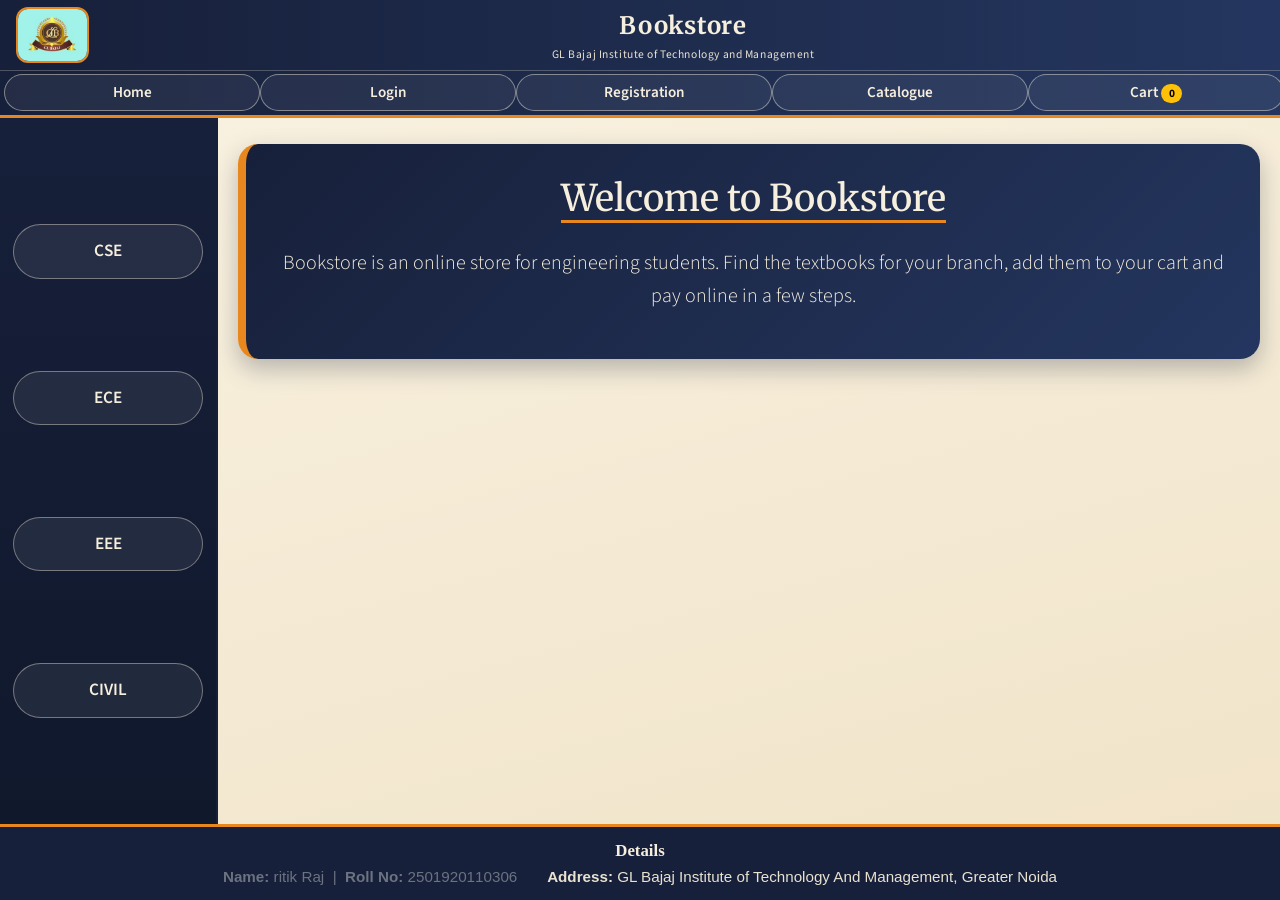
<file: index.html>
<!DOCTYPE html>
<html lang="en" class="frames">
<head>
  <meta charset="UTF-8">
  <meta name="viewport" content="width=device-width, initial-scale=1">
  <title>Bookstore</title>
  <link href="styles.css" rel="stylesheet">
</head>
<body class="frames-page">
<!-- FRAME STRUCTURE (as in the lab sheet)
     top frame     : logo, web site name, links (Home, Login, Registration, Catalogue, Cart)
     left frame    : branch links (CSE, ECE, EEE, CIVIL)
     right frame   : named "content". Every link in the top/left frames uses target="content",
                     so the page it points to loads in the right frame.
     <frameset> is obsolete in HTML5, so we use <iframe> elements arranged with CSS Grid. -->
<div class="frame-layout">
  <iframe class="f-top"     name="top"     src="top.html"  title="Header and navigation"></iframe>
  <iframe class="f-left"    name="left"    src="left.html" title="Branches"></iframe>
  <iframe class="f-content" name="content" src="home.html" title="Page content"></iframe>
  <!-- FOOTER: contact details -->
  <footer class="site-footer">
    <h2>Details</h2>
    <p><strong>Name:</strong> ritik Raj &nbsp;|&nbsp; <strong>Roll No:</strong> 2501920110306</p>
    <p><strong>Address:</strong> GL Bajaj Institute of Technology And Management, Greater Noida</p>
  </footer>
</div>
</body>
</html>
</file>
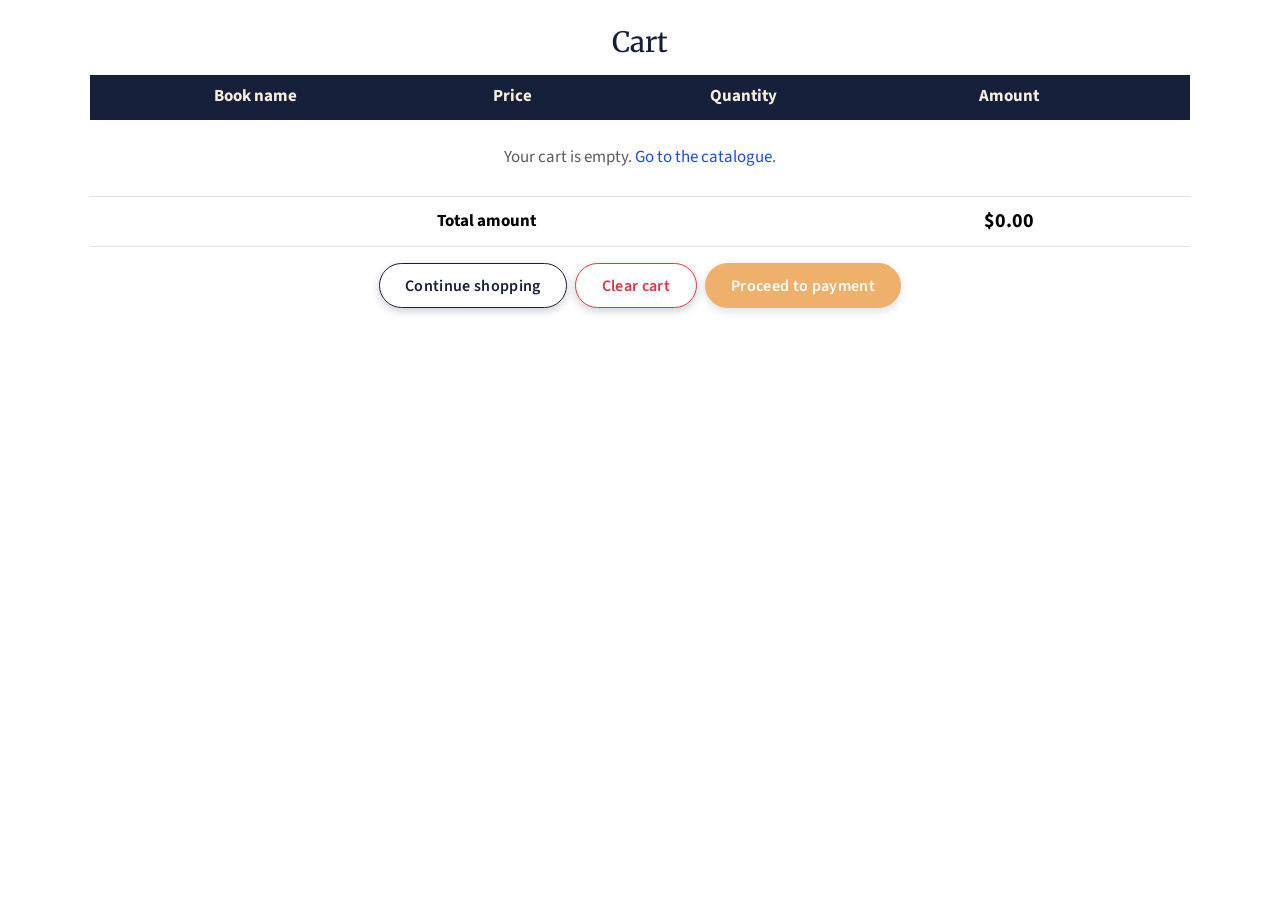
<file: cart.html>
<!DOCTYPE html>
<html lang="en">
<head>
  <meta charset="UTF-8">
  <!-- Responsive meta tag: needed for Bootstrap's mobile-first grid -->
  <meta name="viewport" content="width=device-width, initial-scale=1">
  <title>Cart | Bookstore</title>
  <!-- Bootstrap 5 CSS (CDN) and custom fonts -->
  <link href="https://cdn.jsdelivr.net/npm/bootstrap@5.3.3/dist/css/bootstrap.min.css" rel="stylesheet">
  <link href="https://fonts.googleapis.com/css2?family=Merriweather:wght@400;700&family=Source+Sans+3:wght@400;600&display=swap" rel="stylesheet">
  <link href="styles.css" rel="stylesheet">
</head>
<body class="content-page">

<h1 class="h3 mb-3">Cart</h1>
<div class="table-responsive">
  <table class="table align-middle">
    <thead><tr><th>Book name</th><th>Price</th><th>Quantity</th><th>Amount</th><th></th></tr></thead>
    <tbody id="cart-body"></tbody>
    <tfoot><tr><td colspan="3" class="fw-bold">Total amount</td><td class="price fs-5" id="cart-total">$0.00</td><td></td></tr></tfoot>
  </table>
</div>
<div class="d-flex gap-2 flex-wrap justify-content-center">
  <a class="btn btn-outline-dark" href="catalogue.html">Continue shopping</a>
  <button class="btn btn-outline-danger" id="clear-cart" type="button">Clear cart</button>
  <a class="btn btn-success" id="pay-btn" href="payment.html">Proceed to payment</a>
</div>

<script src="script.js"></script>
</body>
</html>
</file>
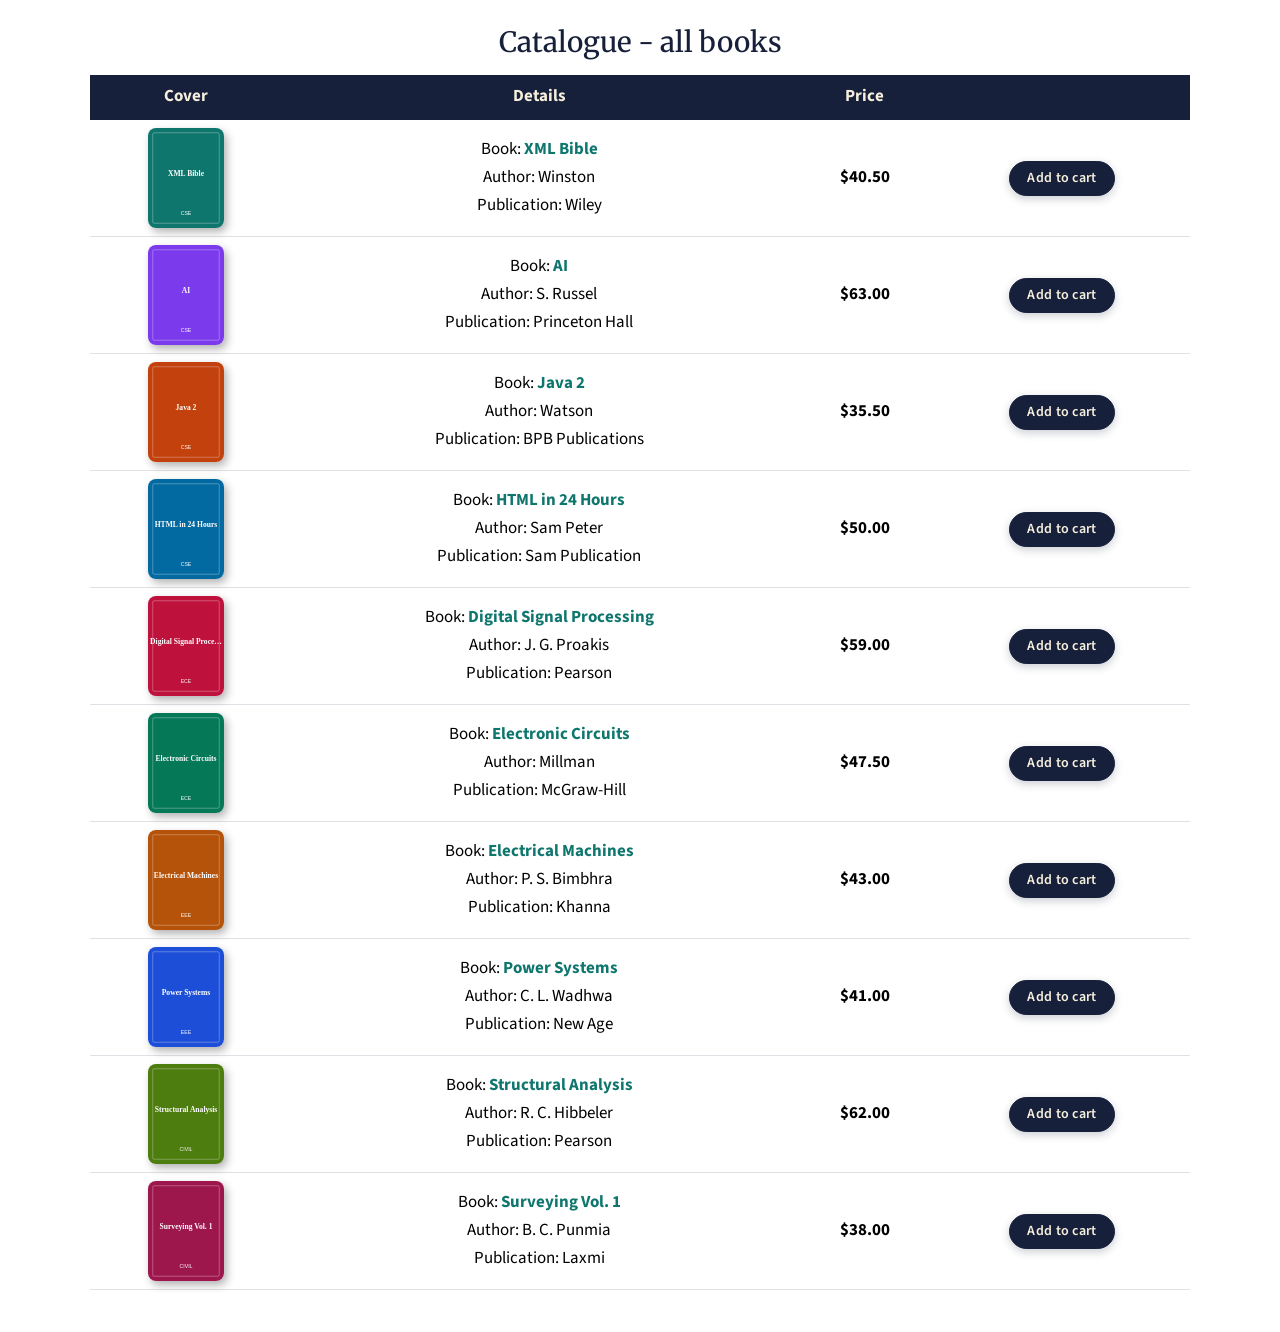
<file: catalogue.html>
<!DOCTYPE html>
<html lang="en">
<head>
  <meta charset="UTF-8">
  <!-- Responsive meta tag: needed for Bootstrap's mobile-first grid -->
  <meta name="viewport" content="width=device-width, initial-scale=1">
  <title>Catalogue | Bookstore</title>
  <!-- Bootstrap 5 CSS (CDN) and custom fonts -->
  <link href="https://cdn.jsdelivr.net/npm/bootstrap@5.3.3/dist/css/bootstrap.min.css" rel="stylesheet">
  <link href="https://fonts.googleapis.com/css2?family=Merriweather:wght@400;700&family=Source+Sans+3:wght@400;600&display=swap" rel="stylesheet">
  <link href="styles.css" rel="stylesheet">
</head>
<body class="content-page">

<h1 class="h3 mb-3" id="catalogue-title">Catalogue</h1>
<!-- table-responsive lets the table scroll sideways on small screens -->
<div class="table-responsive">
  <table class="table align-middle book-table">
    <thead><tr><th>Cover</th><th>Details</th><th>Price</th><th></th></tr></thead>
    <tbody id="catalogue-body"></tbody>
  </table>
</div>

<script src="script.js"></script>
</body>
</html>
</file>
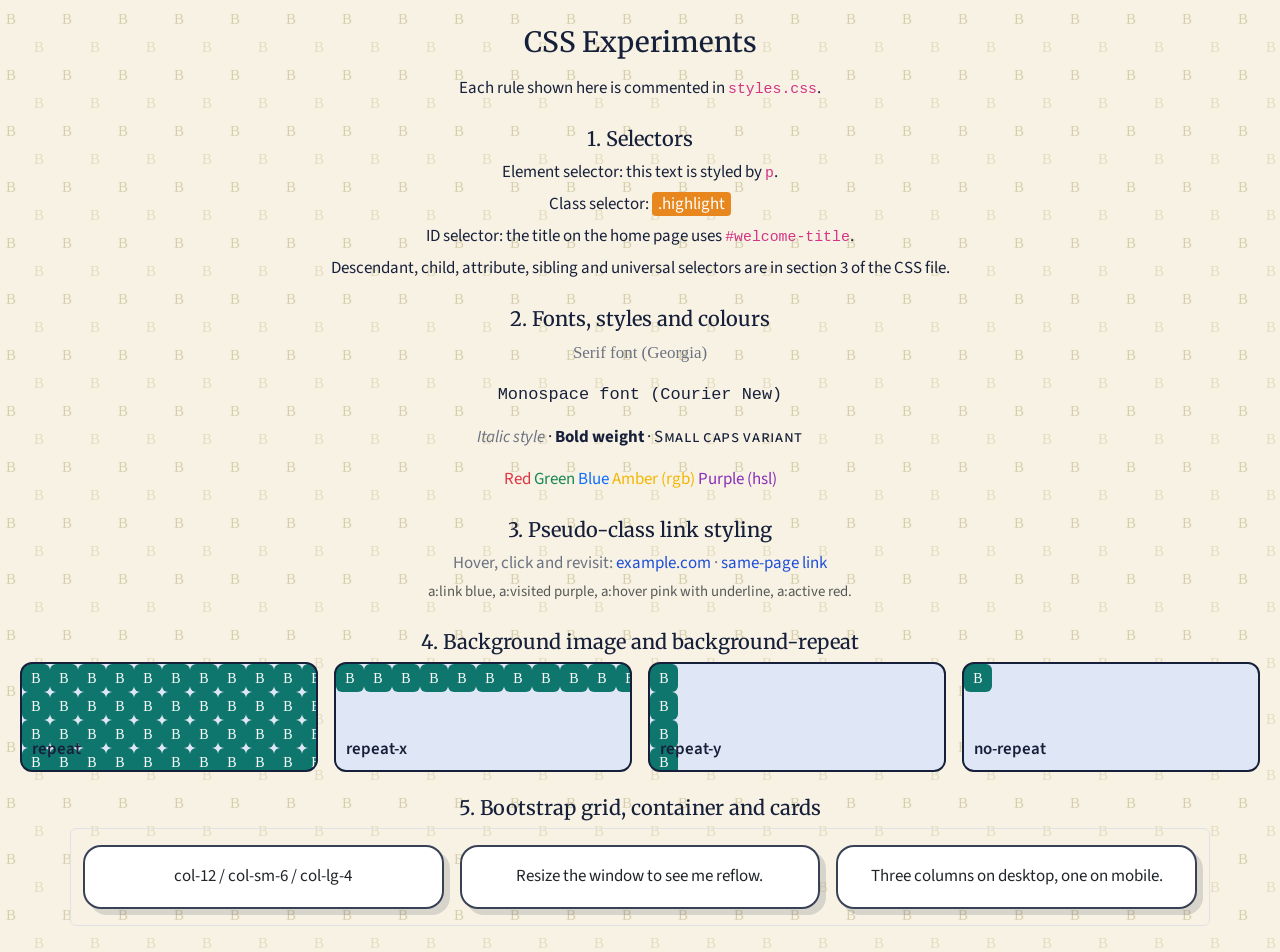
<file: css-demo.html>
<!DOCTYPE html>
<html lang="en">
<head>
  <meta charset="UTF-8">
  <!-- Responsive meta tag: needed for Bootstrap's mobile-first grid -->
  <meta name="viewport" content="width=device-width, initial-scale=1">
  <title>CSS Experiments | Bookstore</title>
  <!-- Bootstrap 5 CSS (CDN) and custom fonts -->
  <link href="https://cdn.jsdelivr.net/npm/bootstrap@5.3.3/dist/css/bootstrap.min.css" rel="stylesheet">
  <link href="https://fonts.googleapis.com/css2?family=Merriweather:wght@400;700&family=Source+Sans+3:wght@400;600&display=swap" rel="stylesheet">
  <link href="styles.css" rel="stylesheet">
</head>
<body class="content-page css-demo-page">

<h1 class="h3 mb-3">CSS Experiments</h1>
<p>Each rule shown here is commented in <code>styles.css</code>.</p>
<h2 class="h5 mt-4">1. Selectors</h2>
<ul class="clean">
  <li>Element selector: this text is styled by <code>p</code>.</li>
  <li>Class selector: <span class="highlight">.highlight</span></li>
  <li>ID selector: the title on the home page uses <code>#welcome-title</code>.</li>
  <li>Descendant, child, attribute, sibling and universal selectors are in section 3 of the CSS file.</li>
</ul>
<h2 class="h5 mt-4">2. Fonts, styles and colours</h2>
<p style="font-family: Georgia, serif;">Serif font (Georgia)</p>
<p style="font-family: 'Courier New', monospace;">Monospace font (Courier New)</p>
<p><em class="note">Italic style</em> &middot; <strong>Bold weight</strong> &middot; <span class="small-caps">Small caps variant</span></p>
<p><span style="color:#dc3545">Red</span> <span style="color:#198754">Green</span> <span style="color:#0d6efd">Blue</span> <span style="color:rgb(242,183,5)">Amber (rgb)</span> <span style="color:hsl(280,60%,45%)">Purple (hsl)</span></p>
<h2 class="h5 mt-4">3. Pseudo-class link styling</h2>
<p>Hover, click and revisit: <a href="https://example.com" target="_blank" rel="noopener">example.com</a> &middot; <a href="#">same-page link</a><br>
<span class="text-muted small">a:link blue, a:visited purple, a:hover pink with underline, a:active red.</span></p>
<h2 class="h5 mt-4">4. Background image and background-repeat</h2>
<div class="row g-3">
  <div class="col-6 col-md-3"><div class="bg-box bg-repeat">repeat</div></div>
  <div class="col-6 col-md-3"><div class="bg-box bg-repeat-x">repeat-x</div></div>
  <div class="col-6 col-md-3"><div class="bg-box bg-repeat-y">repeat-y</div></div>
  <div class="col-6 col-md-3"><div class="bg-box bg-no-repeat">no-repeat</div></div>
</div>
<h2 class="h5 mt-4">5. Bootstrap grid, container and cards</h2>
<div class="container border rounded py-3">
  <div class="row g-3">
    <div class="col-12 col-sm-6 col-lg-4"><div class="card"><div class="card-body">col-12 / col-sm-6 / col-lg-4</div></div></div>
    <div class="col-12 col-sm-6 col-lg-4"><div class="card"><div class="card-body">Resize the window to see me reflow.</div></div></div>
    <div class="col-12 col-lg-4"><div class="card"><div class="card-body">Three columns on desktop, one on mobile.</div></div></div>
  </div>
</div>

<script src="script.js"></script>
</body>
</html>
</file>
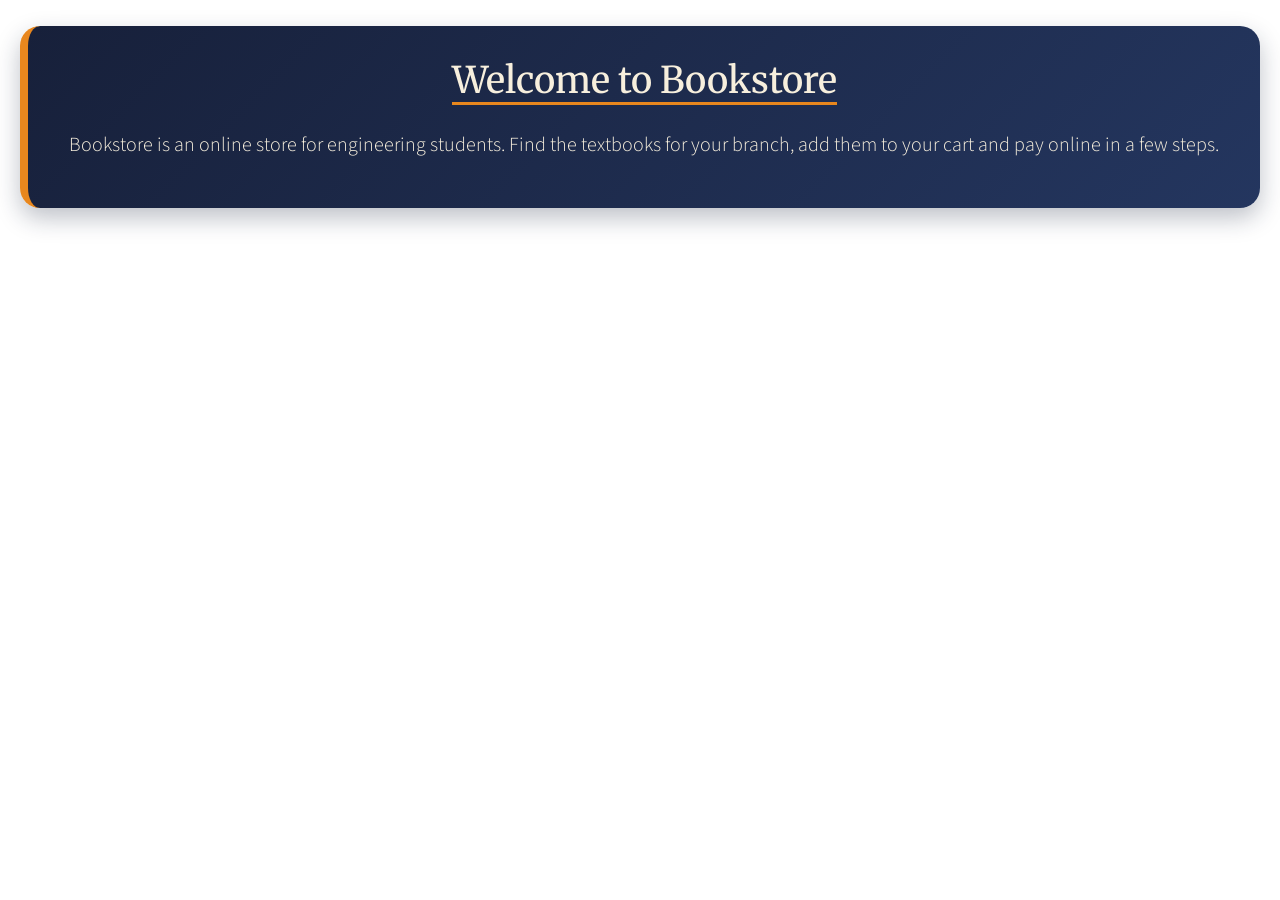
<file: home.html>
<!DOCTYPE html>
<html lang="en">
<head>
  <meta charset="UTF-8">
  <!-- Responsive meta tag: needed for Bootstrap's mobile-first grid -->
  <meta name="viewport" content="width=device-width, initial-scale=1">
  <title>Home | Bookstore</title>
  <!-- Bootstrap 5 CSS (CDN) and custom fonts -->
  <link href="https://cdn.jsdelivr.net/npm/bootstrap@5.3.3/dist/css/bootstrap.min.css" rel="stylesheet">
  <link href="https://fonts.googleapis.com/css2?family=Merriweather:wght@400;700&family=Source+Sans+3:wght@400;600&display=swap" rel="stylesheet">
  <link href="styles.css" rel="stylesheet">
</head>
<body class="content-page">

<section class="hero">
  <h1 id="welcome-title" class="h2">Welcome to Bookstore</h1>
  <p class="lead mt-3">Bookstore is an online store for engineering students. Find the textbooks for your branch, add them to your cart and pay online in a few steps.</p>
</section>

<script src="script.js"></script>
</body>
</html>
</file>
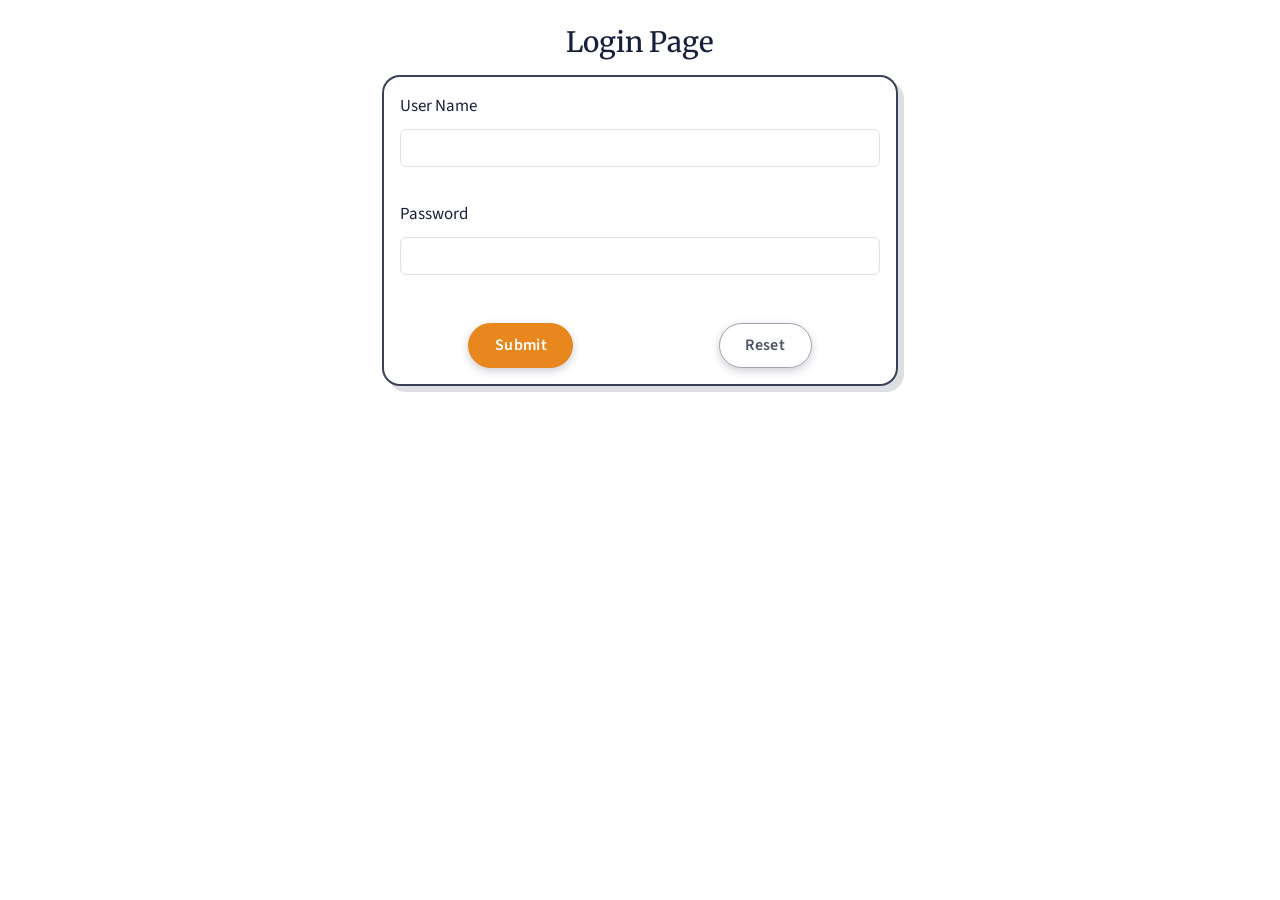
<file: login.html>
<!DOCTYPE html>
<html lang="en">
<head>
  <meta charset="UTF-8">
  <!-- Responsive meta tag: needed for Bootstrap's mobile-first grid -->
  <meta name="viewport" content="width=device-width, initial-scale=1">
  <title>Login | Bookstore</title>
  <!-- Bootstrap 5 CSS (CDN) and custom fonts -->
  <link href="https://cdn.jsdelivr.net/npm/bootstrap@5.3.3/dist/css/bootstrap.min.css" rel="stylesheet">
  <link href="https://fonts.googleapis.com/css2?family=Merriweather:wght@400;700&family=Source+Sans+3:wght@400;600&display=swap" rel="stylesheet">
  <link href="styles.css" rel="stylesheet">
</head>
<body class="content-page">

<h1 class="h3 mb-3">Login Page</h1>
<div class="alert alert-success d-none" id="login-ok">Login successful (demo, no server).</div>
<form id="login-form" novalidate class="card card-body col-md-8 col-lg-5 mx-auto">
  <div class="mb-3"><label class="form-label" for="login-user">User Name</label>
    <input class="form-control" id="login-user" type="text" autocomplete="username">
    <div class="form-error" id="login-user-error"></div></div>
  <div class="mb-3"><label class="form-label" for="login-password">Password</label>
    <input class="form-control" id="login-password" type="password" autocomplete="current-password">
    <div class="form-error" id="login-password-error"></div></div>
  <div class="d-flex gap-2"><button class="btn btn-primary" type="submit">Submit</button><button class="btn btn-outline-secondary" type="reset">Reset</button></div>
</form>

<script src="script.js"></script>
</body>
</html>
</file>
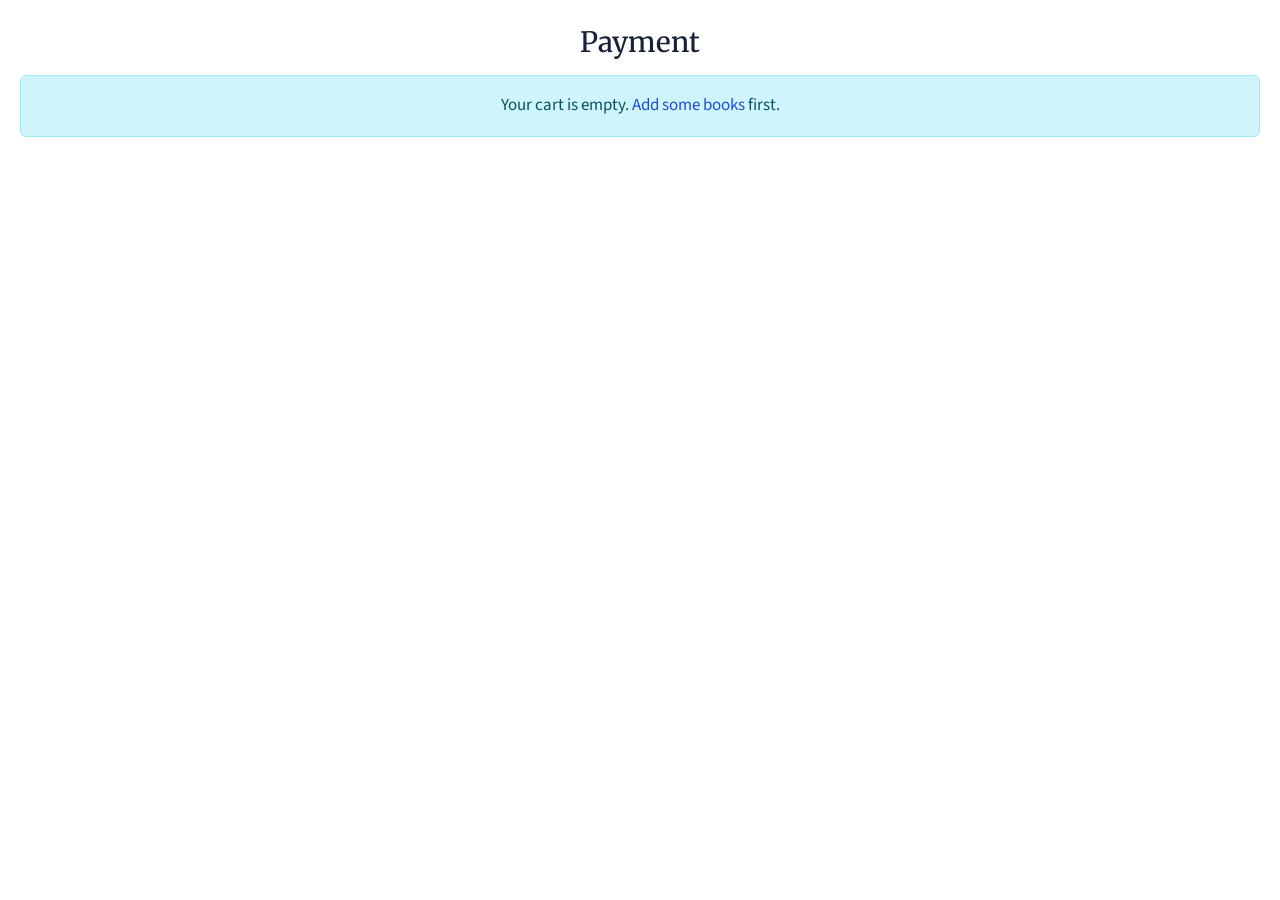
<file: payment.html>
<!DOCTYPE html>
<html lang="en">
<head>
  <meta charset="UTF-8">
  <!-- Responsive meta tag: needed for Bootstrap's mobile-first grid -->
  <meta name="viewport" content="width=device-width, initial-scale=1">
  <title>Payment | Bookstore</title>
  <!-- Bootstrap 5 CSS (CDN) and custom fonts -->
  <link href="https://cdn.jsdelivr.net/npm/bootstrap@5.3.3/dist/css/bootstrap.min.css" rel="stylesheet">
  <link href="https://fonts.googleapis.com/css2?family=Merriweather:wght@400;700&family=Source+Sans+3:wght@400;600&display=swap" rel="stylesheet">
  <link href="styles.css" rel="stylesheet">
</head>
<body class="content-page">

<h1 class="h3 mb-3">Payment</h1>
<div class="alert alert-info d-none" id="empty-box">Your cart is empty. <a href="catalogue.html">Add some books</a> first.</div>
<div class="alert alert-success d-none" id="order-box">
  <h2 class="h5">Order placed. Thank you!</h2>
  <p class="mb-1">Order number: <strong id="order-id"></strong></p>
  <p class="mb-1">Payment method: <strong id="order-method"></strong></p>
  <p class="mb-2">Amount: <strong id="order-total"></strong></p>
  <a class="btn btn-success btn-sm" href="catalogue.html">Continue shopping</a>
</div>
<form id="pay-form" novalidate class="mx-auto" style="max-width: 1000px;">
  <div class="row g-4">
    <div class="col-12 col-lg-5 order-lg-2">
      <div class="card"><div class="card-body">
        <h2 class="h5">Order summary</h2>
        <table class="table table-sm"><tbody id="summary-body"></tbody>
          <tfoot><tr><td colspan="2" class="fw-bold">Total</td><td class="text-end price" id="pay-total"></td></tr></tfoot></table>
      </div></div>
    </div>
    <div class="col-12 col-lg-7 order-lg-1">
      <div class="mb-3"><label class="form-label" for="pay-address">Delivery address</label>
        <textarea class="form-control" id="pay-address" rows="2"></textarea><div class="form-error" id="pay-address-error"></div></div>

      <span class="form-label d-block">Payment option</span>
      <div class="d-grid gap-2 mb-3">
        <label class="pay-option"><input class="form-check-input me-2" type="radio" name="method" value="card" checked> Credit / Debit card</label>
        <label class="pay-option"><input class="form-check-input me-2" type="radio" name="method" value="upi"> UPI</label>
        <label class="pay-option"><input class="form-check-input me-2" type="radio" name="method" value="netbanking"> Net banking</label>
        <label class="pay-option"><input class="form-check-input me-2" type="radio" name="method" value="cod"> Cash on delivery</label>
      </div>

      <div class="pay-panel" data-method="card">
        <div class="row g-2">
          <div class="col-12"><label class="form-label" for="card-number">Card number</label>
            <input class="form-control" id="card-number" inputmode="numeric" autocomplete="cc-number" placeholder="1234 5678 9012 3456"><div class="form-error" id="card-number-error"></div></div>
          <div class="col-12"><label class="form-label" for="card-name">Name on card</label>
            <input class="form-control" id="card-name" autocomplete="cc-name"><div class="form-error" id="card-name-error"></div></div>
          <div class="col-6"><label class="form-label" for="card-expiry">Expiry (MM/YY)</label>
            <input class="form-control" id="card-expiry" maxlength="5" placeholder="08/29" autocomplete="cc-exp"><div class="form-error" id="card-expiry-error"></div></div>
          <div class="col-6"><label class="form-label" for="card-cvv">CVV</label>
            <input class="form-control" id="card-cvv" type="password" maxlength="3" inputmode="numeric" autocomplete="cc-csc"><div class="form-error" id="card-cvv-error"></div></div>
        </div>
      </div>
      <div class="pay-panel d-none" data-method="upi">
        <label class="form-label" for="upi-id">UPI ID</label>
        <input class="form-control" id="upi-id" placeholder="name@bank"><div class="form-error" id="upi-id-error"></div>
      </div>
      <div class="pay-panel d-none" data-method="netbanking">
        <label class="form-label" for="bank">Choose your bank</label>
        <select class="form-select" id="bank"><option value="">Select bank</option><option>State Bank of India</option><option>HDFC Bank</option><option>ICICI Bank</option><option>Punjab National Bank</option><option>Axis Bank</option></select>
        <div class="form-error" id="bank-error"></div>
      </div>
      <div class="pay-panel d-none" data-method="cod">
        <p class="text-muted mb-0">Pay in cash when the books are delivered.</p>
      </div>

      <p class="small text-muted mt-3">Demo page: nothing is sent or stored. Do not enter real card details.</p>
      <button class="btn btn-success" type="submit">Pay now</button>
    </div>
  </div>
</form>

<script src="script.js"></script>
</body>
</html>
</file>
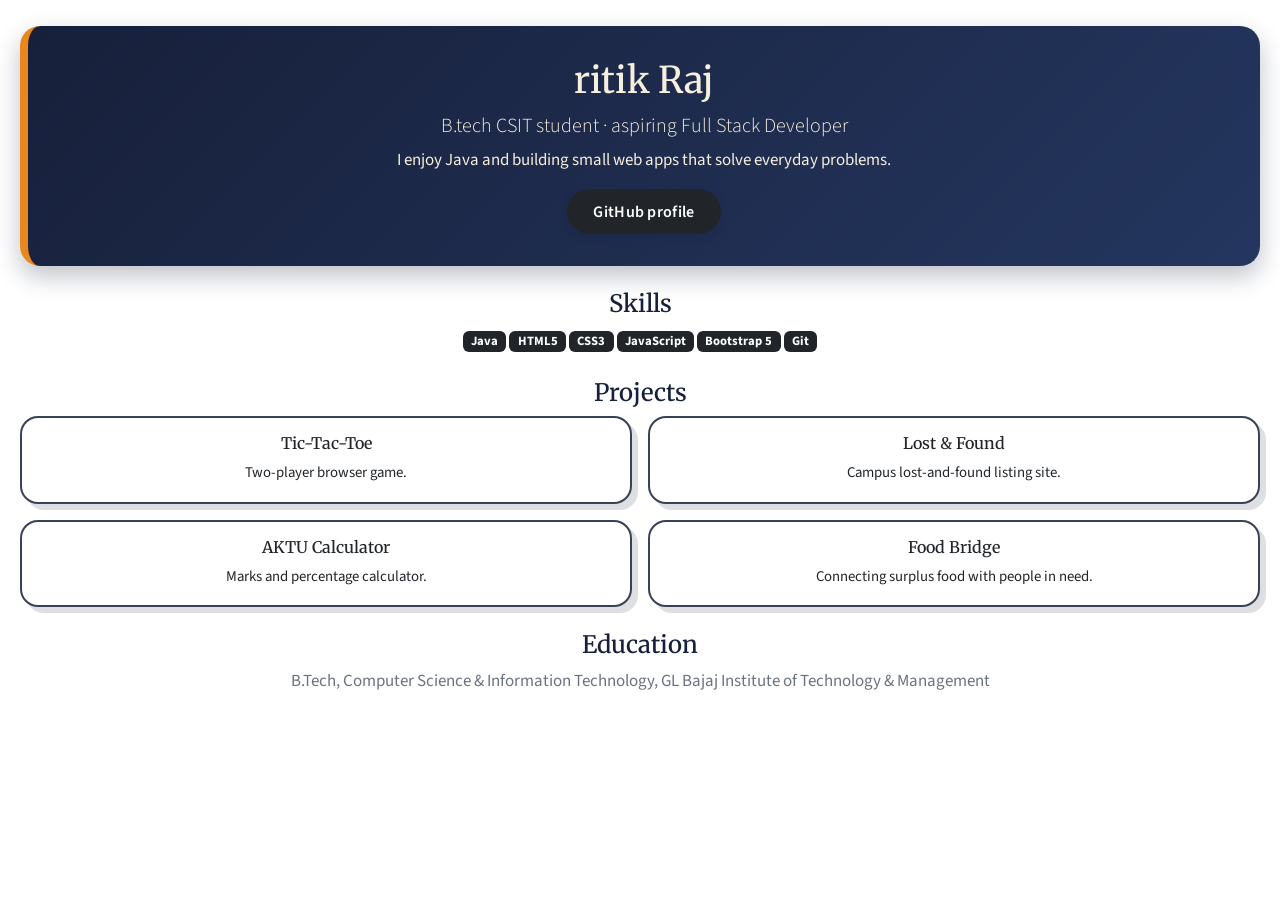
<file: portfolio.html>
<!DOCTYPE html>
<html lang="en">
<head>
  <meta charset="UTF-8">
  <!-- Responsive meta tag: needed for Bootstrap's mobile-first grid -->
  <meta name="viewport" content="width=device-width, initial-scale=1">
  <title>Developer Portfolio | Bookstore</title>
  <!-- Bootstrap 5 CSS (CDN) and custom fonts -->
  <link href="https://cdn.jsdelivr.net/npm/bootstrap@5.3.3/dist/css/bootstrap.min.css" rel="stylesheet">
  <link href="https://fonts.googleapis.com/css2?family=Merriweather:wght@400;700&family=Source+Sans+3:wght@400;600&display=swap" rel="stylesheet">
  <link href="styles.css" rel="stylesheet">
</head>
<body class="content-page">

<!-- MINI-PROJECT: Developer Portfolio (edit the text to make it yours) -->
<section class="hero mb-4">
  <h1>ritik Raj</h1>
  <p class="lead mb-1">B.tech CSIT student &middot; aspiring Full Stack Developer</p>
  <p>I enjoy Java and building small web apps that solve everyday problems.</p>
  <a class="btn btn-dark" href="https://github.com/raghuveeryadav277-sudo" target="_blank" rel="noopener">GitHub profile</a>
</section>
<h2 class="h4">Skills</h2>
<p><span class="badge text-bg-dark">Java</span> <span class="badge text-bg-dark">HTML5</span> <span class="badge text-bg-dark">CSS3</span> <span class="badge text-bg-dark">JavaScript</span> <span class="badge text-bg-dark">Bootstrap 5</span> <span class="badge text-bg-dark">Git</span></p>
<h2 class="h4 mt-4">Projects</h2>
<div class="row g-3">
  <div class="col-12 col-md-6"><div class="card h-100"><div class="card-body"><h3 class="h6 card-title">Tic-Tac-Toe</h3><p class="card-text small">Two-player browser game.</p></div></div></div>
  <div class="col-12 col-md-6"><div class="card h-100"><div class="card-body"><h3 class="h6 card-title">Lost &amp; Found</h3><p class="card-text small">Campus lost-and-found listing site.</p></div></div></div>
  <div class="col-12 col-md-6"><div class="card h-100"><div class="card-body"><h3 class="h6 card-title">AKTU Calculator</h3><p class="card-text small">Marks and percentage calculator.</p></div></div></div>
  <div class="col-12 col-md-6"><div class="card h-100"><div class="card-body"><h3 class="h6 card-title">Food Bridge</h3><p class="card-text small">Connecting surplus food with people in need.</p></div></div></div>
</div>
<h2 class="h4 mt-4">Education</h2>
<p>B.Tech, Computer Science &amp; Information Technology, GL Bajaj Institute of Technology &amp; Management</p>

<script src="script.js"></script>
</body>
</html>
</file>
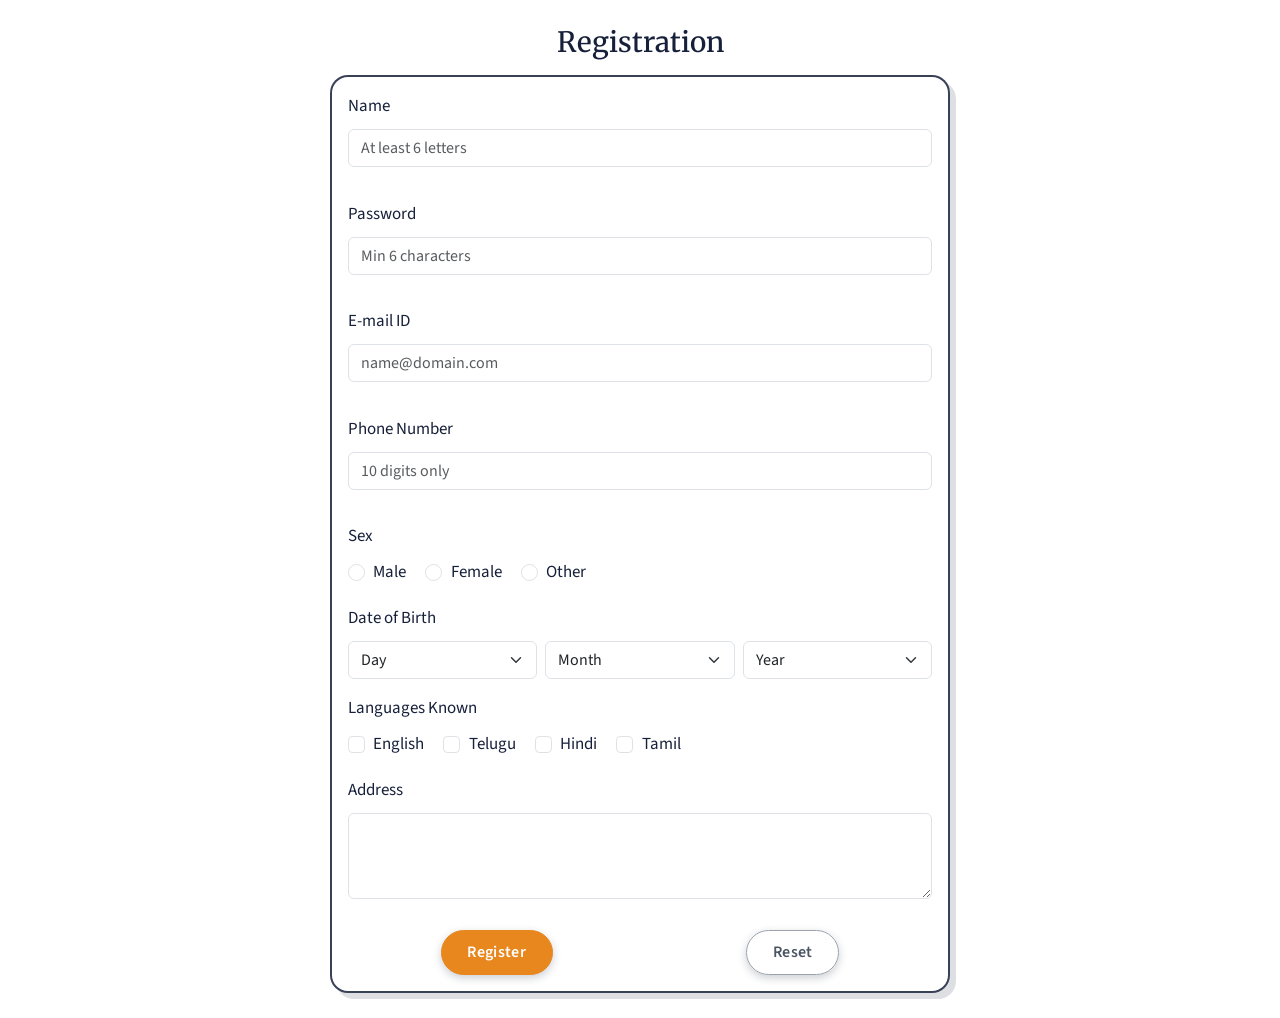
<file: register.html>
<!DOCTYPE html>
<html lang="en">
<head>
  <meta charset="UTF-8">
  <!-- Responsive meta tag: needed for Bootstrap's mobile-first grid -->
  <meta name="viewport" content="width=device-width, initial-scale=1">
  <title>Registration | Bookstore</title>
  <!-- Bootstrap 5 CSS (CDN) and custom fonts -->
  <link href="https://cdn.jsdelivr.net/npm/bootstrap@5.3.3/dist/css/bootstrap.min.css" rel="stylesheet">
  <link href="https://fonts.googleapis.com/css2?family=Merriweather:wght@400;700&family=Source+Sans+3:wght@400;600&display=swap" rel="stylesheet">
  <link href="styles.css" rel="stylesheet">
</head>
<body class="content-page">

<h1 class="h3 mb-3">Registration</h1>

<!-- Green box shown after a successful registration (hidden at first) -->
<div class="alert alert-success d-none" id="success-box"><strong>Registration successful!</strong> You can now use the Login link.</div>

<!-- Registration form with the 8 fields of the lab sheet, in the same order:
     1 Name (text)  2 Password (password)  3 E-mail ID (text)  4 Phone Number (text)
     5 Sex (radio)  6 Date of birth (3 select boxes)  7 Languages known (checkboxes)  8 Address (text area)
     novalidate switches off the browser's own popups so OUR JavaScript messages show. -->
<form id="register-form" novalidate class="card card-body col-md-6 mx-auto">

  <div class="mb-3">
    <label class="form-label" for="name">Name</label>
    <input class="form-control" id="name" type="text" autocomplete="name" placeholder="At least 6 letters">
    <div class="form-error" id="name-error"></div>
  </div>

  <div class="mb-3">
    <label class="form-label" for="password">Password</label>
    <input class="form-control" id="password" type="password" autocomplete="new-password" placeholder="Min 6 characters">
    <div class="form-error" id="password-error"></div>
  </div>

  <div class="mb-3">
    <label class="form-label" for="email">E-mail ID</label>
    <input class="form-control" id="email" type="text" autocomplete="email" placeholder="name@domain.com">
    <div class="form-error" id="email-error"></div>
  </div>

  <div class="mb-3">
    <label class="form-label" for="phone">Phone Number</label>
    <input class="form-control" id="phone" type="text" autocomplete="tel" placeholder="10 digits only">
    <div class="form-error" id="phone-error"></div>
  </div>

  <div class="mb-3">
    <span class="form-label d-block">Sex</span>
    <div class="form-check form-check-inline">
      <input class="form-check-input" type="radio" name="sex" id="sex-male" value="Male">
      <label class="form-check-label" for="sex-male">Male</label>
    </div>
    <div class="form-check form-check-inline">
      <input class="form-check-input" type="radio" name="sex" id="sex-female" value="Female">
      <label class="form-check-label" for="sex-female">Female</label>
    </div>
    <div class="form-check form-check-inline">
      <input class="form-check-input" type="radio" name="sex" id="sex-other" value="Other">
      <label class="form-check-label" for="sex-other">Other</label>
    </div>
  </div>

  <div class="mb-3">
    <label class="form-label" for="dob-day">Date of Birth</label>
    <div class="d-flex gap-2">
      <select class="form-select" id="dob-day"><option value="">Day</option></select>
      <select class="form-select" id="dob-month"><option value="">Month</option></select>
      <select class="form-select" id="dob-year"><option value="">Year</option></select>
    </div>
  </div>

  <div class="mb-3">
    <span class="form-label d-block">Languages Known</span>
    <div class="form-check form-check-inline">
      <input class="form-check-input" type="checkbox" name="lang" id="lang-english" value="English">
      <label class="form-check-label" for="lang-english">English</label>
    </div>
    <div class="form-check form-check-inline">
      <input class="form-check-input" type="checkbox" name="lang" id="lang-telugu" value="Telugu">
      <label class="form-check-label" for="lang-telugu">Telugu</label>
    </div>
    <div class="form-check form-check-inline">
      <input class="form-check-input" type="checkbox" name="lang" id="lang-hindi" value="Hindi">
      <label class="form-check-label" for="lang-hindi">Hindi</label>
    </div>
    <div class="form-check form-check-inline">
      <input class="form-check-input" type="checkbox" name="lang" id="lang-tamil" value="Tamil">
      <label class="form-check-label" for="lang-tamil">Tamil</label>
    </div>
  </div>

  <div class="mb-3">
    <label class="form-label" for="address">Address</label>
    <textarea class="form-control" id="address" rows="3" autocomplete="street-address"></textarea>
  </div>

  <div class="d-flex gap-2">
    <button class="btn btn-success" type="submit">Register</button>
    <button class="btn btn-outline-secondary" type="reset">Reset</button>
  </div>

</form>

<script src="script.js"></script>
</body>
</html>
</file>
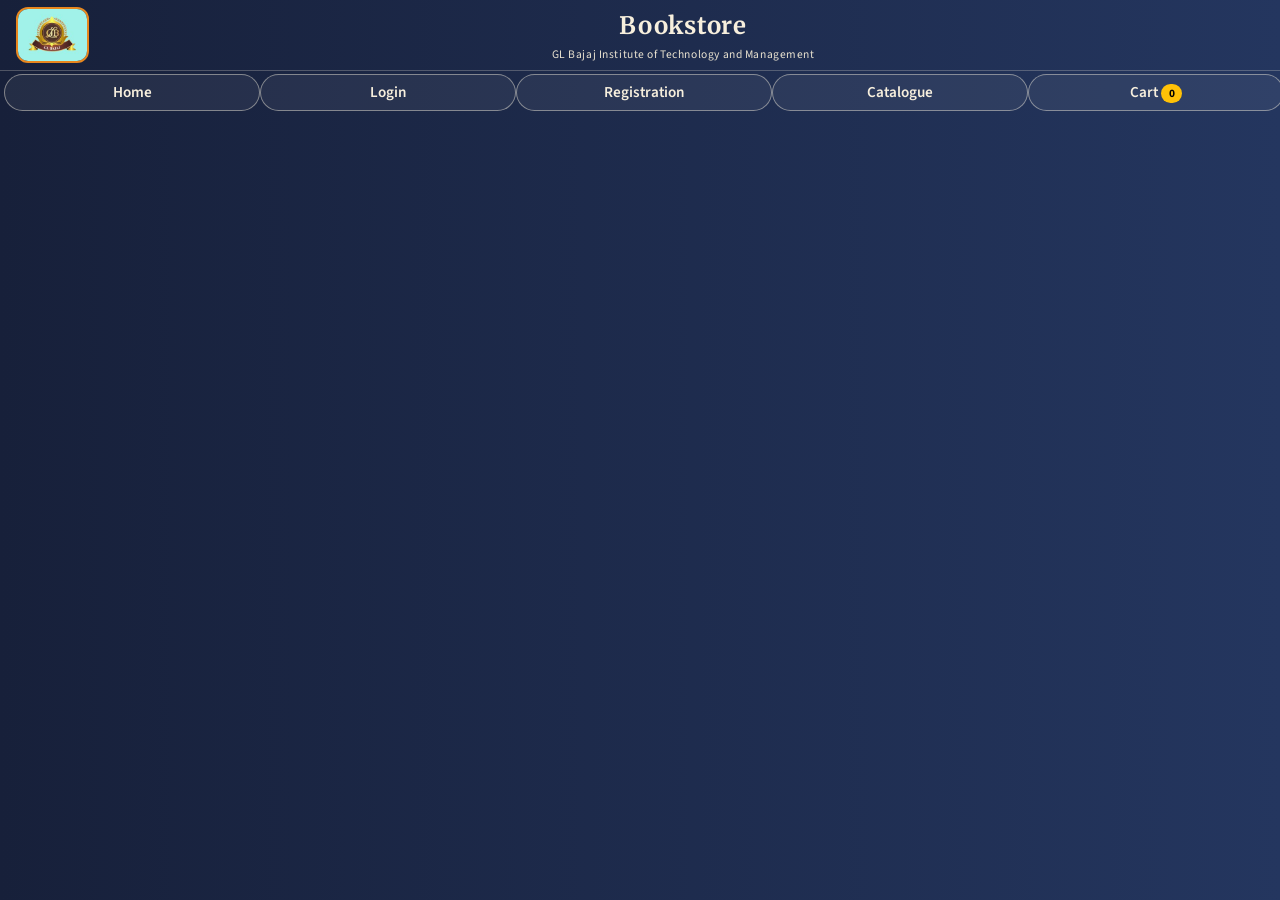
<file: top.html>
<!DOCTYPE html>
<html lang="en">
<head>
  <meta charset="UTF-8">
  <!-- Responsive meta tag: needed for Bootstrap's mobile-first grid -->
  <meta name="viewport" content="width=device-width, initial-scale=1">
  <title>Top frame</title>
  <!-- Bootstrap 5 CSS (CDN) and custom fonts -->
  <link href="https://cdn.jsdelivr.net/npm/bootstrap@5.3.3/dist/css/bootstrap.min.css" rel="stylesheet">
  <link href="https://fonts.googleapis.com/css2?family=Merriweather:wght@400;700&family=Source+Sans+3:wght@400;600&display=swap" rel="stylesheet">
  <link href="styles.css" rel="stylesheet">
</head>
<body class="top-page">
<div class="top-brand">
  <img src="logo.png" alt="GL Bajaj logo">
  <div class="site-name">Bookstore<div class="college-name">GL Bajaj Institute of Technology and Management</div></div>
</div>
<!-- Bootstrap nav component. nav-fill = equal-width items.
     target="content" loads each page in the right frame. -->
<ul class="nav nav-fill top-nav">
  <li class="nav-item"><a class="nav-link" href="home.html" target="content">Home</a></li>
  <li class="nav-item"><a class="nav-link" href="login.html" target="content">Login</a></li>
  <li class="nav-item"><a class="nav-link" href="register.html" target="content">Registration</a></li>
  <li class="nav-item"><a class="nav-link" href="catalogue.html" target="content">Catalogue</a></li>
  <li class="nav-item"><a class="nav-link" href="cart.html" target="content">Cart <span id="cart-count" class="badge rounded-pill text-bg-warning">0</span></a></li>
</ul>
<script src="script.js"></script>
</body>
</html>
</file>
<file: styles.css>
/* =====================================================================
   styles.css - Online Bookstore (BCS353 Web Designing Workshop)
   FULL REDESIGN: "paper & ink" theme - cream paper, deep navy, orange.
   Only the LOOK changed: layout, sizes, colours. All pages, text and
   data are exactly as before - every selector name is kept the same.
   1) Variables 2) Base & fonts 3) Selector examples 4) Pseudo-class links
   5) Frame layout (index.html) 6) Top & left frames 7) Components
   8) Buttons 9) Background-repeat demo
   ===================================================================== */

/* 1) CSS VARIABLES ---------------------------------------------------- */
:root {
  --ink: #17203a;            /* deep navy - header, footer, headings */
  --ink-soft: #24365f;       /* lighter navy for gradients */
  --paper: #faf3e3;          /* warm cream page background */
  --paper-deep: #f0e3c8;     /* deeper cream for gradients */
  --cream: #f7efdd;          /* light text on navy */
  --accent: #e8871e;         /* burnt orange - highlights, borders */
  --accent-dark: #b45f06;    /* darker orange for small text/links */
  --teal: #0f766e;
  --muted: #6b7280;
  --line: rgba(23,32,58,.85);   /* strong border colour for cards */
}

/* 2) BASE & CUSTOM FONTS ---------------------------------------------- */
body {
  font-family: "Source Sans 3", "Segoe UI", Arial, sans-serif;  /* font-family */
  font-size: 1.06rem;                                            /* font-size - slightly larger */
  font-style: normal;                                            /* font-style  */
  color: var(--ink);                                             /* color       */
  background: linear-gradient(165deg, var(--paper) 0%, var(--paper-deep) 100%);
  line-height: 1.65;
}
h1, h2, h3, h4 { font-family: "Merriweather", Georgia, serif; color: var(--ink); }  /* grouping selector */
.small-caps { font-variant: small-caps; letter-spacing: .04em; }
::selection { background: var(--accent); color: #fff; }

/* 3) SELECTOR EXAMPLES ------------------------------------------------- */
/* universal */            * { box-sizing: border-box; }
/* element */              p { margin-bottom: .9rem; }
/* class */                .highlight { background: var(--accent); color: #fff; padding: 0 .35rem; border-radius: 4px; }
/* id */                   #welcome-title { border-bottom: 3px solid var(--accent); display: inline-block; }
/* descendant */           .book-table td strong { color: var(--teal); }
/* child (>) */            ul.clean > li { margin-bottom: .25rem; }
/* attribute */            input[type="text"]:focus, input[type="password"]:focus { border-color: var(--accent); }
/* adjacent sibling (+) */ h2 + p { color: var(--muted); }
em.note { font-style: italic; color: var(--muted); }

/* 4) PSEUDO-CLASS LINK STYLING (order matters: link, visited, hover, active) */
a:link    { color: #1d4ed8; text-decoration: none; }       /* unvisited */
a:visited { color: #6f42c1; }                               /* visited   */
a:hover   { color: var(--accent-dark); text-decoration: underline; }  /* mouse over*/
a:active  { color: #dc3545; }                               /* clicking  */
.btn:link, .btn:visited, .btn:hover { color: inherit; text-decoration: none; }
.btn-success:link, .btn-success:visited, .btn-dark:link, .btn-dark:visited { color: #fff; }

/* 5) FRAME LAYOUT (index.html): top frame, left frame, right frame ----- */
html.frames, body.frames-page { height: 100%; margin: 0; overflow: hidden; }
.frame-layout {
  display: grid; height: 100vh;
  grid-template-columns: 17% 1fr;      /* left frame = slimmer sidebar */
  grid-template-rows: 118px 1fr auto;  /* taller header */
  grid-template-areas: "top top" "left content" "footer footer";
}
.frame-layout iframe { width: 100%; height: 100%; border: 0; display: block; }
.f-top     { grid-area: top; border-bottom: 3px solid var(--accent) !important; }
.f-left    { grid-area: left; border-right: 2px solid var(--ink) !important; }
.f-content { grid-area: content; }
@media (max-width: 767.98px) {                       /* phones: stack the frames */
  .frame-layout { grid-template-columns: 1fr; grid-template-rows: 132px 60px 1fr auto;
                  grid-template-areas: "top" "left" "content" "footer"; }
  .f-left { border-right: 0 !important; border-bottom: 2px solid var(--ink) !important; }
}

/* Footer (contact details) - sits under all three frames */
.site-footer { grid-area: footer; background: var(--ink); color: #e9e2d0; border-top: 3px solid var(--accent);
               padding: .7rem 1rem; text-align: center; font-size: .95rem; line-height: 1.5; }
.site-footer h2 { font-size: 1.05rem; margin: 0 0 .15rem; color: var(--cream); }
.site-footer p { margin: 0; display: inline-block; margin-inline: .8rem; }
.site-footer a:link, .site-footer a:visited { color: #ffd9a0; }
.site-footer a:hover { color: var(--accent); }

/* 6) TOP FRAME (logo, site name, nav) and LEFT FRAME (branches) -------- */
.top-page { margin: 0; background: linear-gradient(90deg, var(--ink) 0%, var(--ink-soft) 100%); overflow: hidden; }
.top-brand { display: flex; align-items: center; gap: .8rem; padding: .35rem 1rem; border-bottom: 1px solid rgba(247,239,221,.25); }
.top-brand img { height: 56px; width: auto; flex: none; border-radius: 12px; border: 2px solid var(--accent); }
.top-brand .site-name { flex: 1; text-align: center; font-family: "Merriweather", Georgia, serif; font-weight: 700; font-size: 1.5rem; letter-spacing: .03em; color: var(--cream); }
.top-brand .college-name { font-family: "Source Sans 3", Arial, sans-serif; font-size: .72rem; font-weight: 400; letter-spacing: .05em; color: #e9e2d0; }
.top-nav .nav-item { flex: 1 1 0; }                  /* equal-width cells */
.top-nav .nav-link { border: 1.5px solid rgba(247,239,221,.45); border-radius: 999px; margin: .2rem .25rem; background: rgba(255,255,255,.06); padding: .32rem .2rem; font-weight: 600; text-align: center; font-size: .95rem; }
.top-nav .nav-link:link, .top-nav .nav-link:visited { color: var(--cream); }
.top-nav .nav-link:hover  { background: var(--accent); border-color: var(--accent); color: #fff; text-decoration: none; }
.top-nav .nav-link:active { color: #ffd9a0; }
@media (max-width: 575.98px) {
  .top-brand .site-name { font-size: 1.05rem; }
  .top-nav .nav-link { font-size: .74rem; padding: .3rem .1rem; }
}

/* Left frame: navy sidebar, branch links as cream capsules.
   NOTE: a media query inside an iframe looks at the IFRAME's size, not the browser window, so the
   phone layout is chosen with max-height (the left frame is only ~60px tall when stacked on phones). */
.left-page { margin: 0; background: linear-gradient(180deg, var(--ink) 0%, #10182c 100%); padding: .9rem .8rem; }
.branch-list { display: flex; flex-direction: column; justify-content: space-evenly; align-items: stretch;
               min-height: calc(100vh - 1.8rem); }
.branch-link {
  display: block; text-align: center;                       /* text in the centre of each cell */
  font-weight: 600; font-size: 1.08rem; padding: .75rem .5rem;
  background: rgba(255,255,255,.07);
  border: 1.5px solid rgba(247,239,221,.4);
  border-radius: 999px;                                     /* capsule / pill shape */
  transition: background-color .15s, color .15s, transform .15s;
}
.branch-link:link, .branch-link:visited { color: var(--cream); }
.branch-link:hover  { background: var(--accent); border-color: var(--accent); color: #fff; transform: translateY(-2px); text-decoration: none; }
.branch-link:active { color: #ffd9a0; }
@media (max-height: 150px) {                        /* stacked layout on phones: one row of links */
  .left-page { padding: .35rem 1rem; }
  .branch-list { flex-direction: row; flex-wrap: wrap; justify-content: center; align-items: center; min-height: 0; column-gap: .6rem; }
  .branch-link { display: inline-block; padding: .28rem .85rem; font-size: .95rem; }
}

/* 7) COMPONENTS -------------------------------------------------------- */
.content-page { padding: 1.6rem 1.25rem; background: transparent; text-align: center; }   /* headings and page content centred */
.content-page form { text-align: left; }                              /* labels stay left inside forms */
.content-page ul.clean { list-style: none; padding: 0; }
.content-page .table th, .content-page .table td { text-align: center; }
.content-page .table-responsive { max-width: 1100px; margin-inline: auto; }
.hero { background: linear-gradient(135deg, var(--ink) 0%, var(--ink-soft) 100%); color: var(--cream);
        border: none; border-left: 8px solid var(--accent); border-radius: 20px; padding: 2rem 1.8rem;
        box-shadow: 0 10px 24px rgba(23,32,58,.28); }
.hero h1, .hero h2, .hero h3 { color: var(--cream); }
.hero .btn-outline-dark { color: var(--cream); border-color: var(--cream); }
.hero .btn-outline-dark:hover { background: var(--cream); color: var(--ink); }
.hero h1 { font-size: 2.3rem; }
ul.hero-points { display: grid; grid-template-columns: 1fr 1fr; gap: .8rem; margin: 1.4rem 0 .4rem; text-align: left; }
ul.hero-points > li { background: rgba(255,255,255,.07); border: 1.5px solid rgba(247,239,221,.28); border-radius: 14px; padding: .8rem 1rem; margin: 0; }
.hero-actions { margin-top: 1.3rem; }
.hero-stats { display: flex; justify-content: center; gap: 2.2rem; flex-wrap: wrap; margin-top: 1.6rem; padding-top: 1.1rem; border-top: 1px solid rgba(247,239,221,.25); font-size: .98rem; }
.hero-stats strong { color: var(--accent); font-size: 1.35rem; margin-right: .3rem; }
@media (max-width: 575.98px) { ul.hero-points { grid-template-columns: 1fr; } .hero h1 { font-size: 1.7rem; } }
.card { border: 2px solid var(--line); border-radius: 18px; box-shadow: 6px 6px 0 rgba(23,32,58,.14); }
.book-cover { width: 76px; height: 100px; border-radius: 8px; box-shadow: 3px 4px 8px rgba(0,0,0,.3); }
.price { font-weight: 700; color: var(--accent-dark); white-space: nowrap; }
.table thead th { background: var(--ink); color: var(--cream); border-color: var(--ink); }
.qty-input { width: 80px; }
.form-error { color: #dc3545; font-size: .85rem; min-height: 1.1rem; }
.pay-option { border: 2px solid #ced4da; border-radius: 14px; padding: .6rem .9rem; }

/* 8) BUTTONS - pill shape, soft shadow, centred in forms --------------- */
.btn {
  border-radius: 999px;                       /* pill / capsule shape */
  padding: .6rem 1.6rem;
  font-weight: 600;
  letter-spacing: .02em;
  box-shadow: 0 3px 8px rgba(23,32,58,.22);
  transition: transform .15s ease, box-shadow .15s ease;
}
.btn:hover  { transform: translateY(-2px); box-shadow: 0 6px 14px rgba(23,32,58,.26); }
.btn:active { transform: translateY(0); }
.btn-sm { padding: .38rem 1.1rem; }           /* small buttons stay proportionate */
/* position: form action buttons sit centred under their form */
.content-page form .btn { display: block; width: fit-content; margin: .9rem auto 0; }
/* button colours - orange primary, navy secondary (theme colours) */
.btn-success, .btn-primary {
  --bs-btn-bg: var(--accent); --bs-btn-border-color: var(--accent); --bs-btn-color: #fff;
  --bs-btn-hover-bg: var(--accent-dark); --bs-btn-hover-border-color: var(--accent-dark); --bs-btn-hover-color: #fff;
  --bs-btn-active-bg: var(--accent-dark); --bs-btn-active-border-color: var(--accent-dark); --bs-btn-active-color: #fff;
  --bs-btn-disabled-bg: var(--accent); --bs-btn-disabled-border-color: var(--accent); --bs-btn-disabled-color: #fff;
}
.btn-warning {
  --bs-btn-bg: var(--ink); --bs-btn-border-color: var(--ink); --bs-btn-color: var(--cream);
  --bs-btn-hover-bg: var(--ink-soft); --bs-btn-hover-border-color: var(--ink-soft); --bs-btn-hover-color: var(--cream);
  --bs-btn-active-bg: var(--ink-soft); --bs-btn-active-border-color: var(--ink-soft); --bs-btn-active-color: var(--cream);
  --bs-btn-disabled-bg: var(--ink); --bs-btn-disabled-border-color: var(--ink); --bs-btn-disabled-color: var(--cream);
}
.btn-outline-dark {
  --bs-btn-color: var(--ink); --bs-btn-border-color: var(--ink);
  --bs-btn-hover-bg: var(--ink); --bs-btn-hover-color: var(--cream); --bs-btn-hover-border-color: var(--ink);
  --bs-btn-active-bg: var(--ink); --bs-btn-active-color: var(--cream); --bs-btn-active-border-color: var(--ink);
}
.btn-outline-secondary {
  --bs-btn-color: #4b5563; --bs-btn-border-color: #9ca3af;
  --bs-btn-hover-bg: #4b5563; --bs-btn-hover-color: #fff; --bs-btn-hover-border-color: #4b5563;
  --bs-btn-active-bg: #4b5563; --bs-btn-active-color: #fff; --bs-btn-active-border-color: #4b5563;
}

/* 9) BACKGROUND IMAGE + background-repeat demo (css-demo.html) ---------- */
.bg-box {
  height: 110px; border: 2px solid var(--ink); border-radius: 12px;
  display: flex; align-items: flex-end; padding: .4rem .6rem; font-weight: 600;
  background-color: #dfe6f5;
  background-image: url("data:image/svg+xml;utf8,<svg xmlns='http://www.w3.org/2000/svg' width='28' height='28'><rect width='28' height='28' rx='6' fill='%230f766e'/><text x='14' y='19' font-size='14' text-anchor='middle' fill='white'>B</text></svg>");
  background-position: top left;
}
.bg-repeat    { background-repeat: repeat; }      /* tiles both ways (default) */
.bg-repeat-x  { background-repeat: repeat-x; }    /* horizontal only           */
.bg-repeat-y  { background-repeat: repeat-y; }    /* vertical only             */
.bg-no-repeat { background-repeat: no-repeat; }   /* shown once                */

/* Experiment 8: background image for the WHOLE PAGE (css-demo.html).
   The .bg-box rule above is the same thing for a single element. */
.content-page.css-demo-page {
  background-color: #f7f2e4;
  background-image: url("data:image/svg+xml;utf8,<svg xmlns='http://www.w3.org/2000/svg' width='56' height='56'><text x='6' y='24' font-size='15' fill='%23d8cfae'>B</text><text x='34' y='52' font-size='15' fill='%23e3dcc0'>B</text></svg>");
  background-repeat: repeat;
}
</file>
